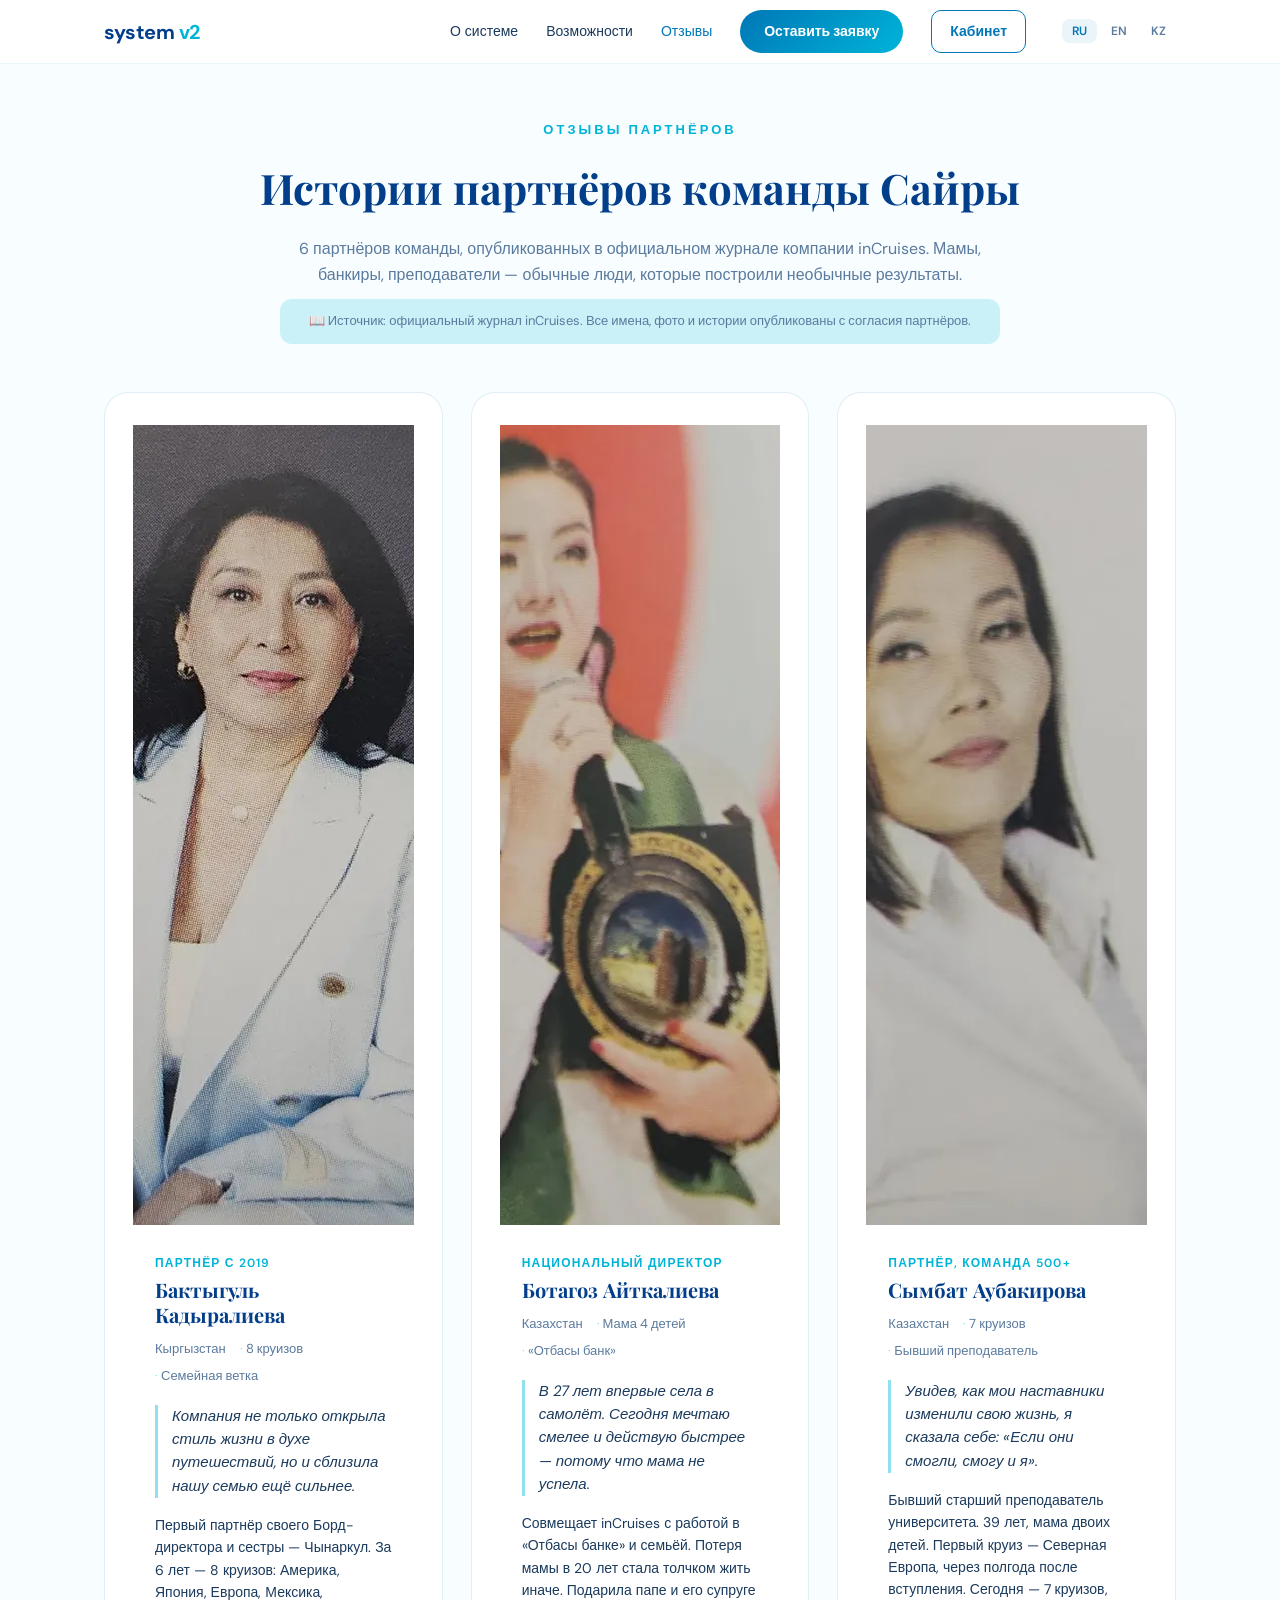
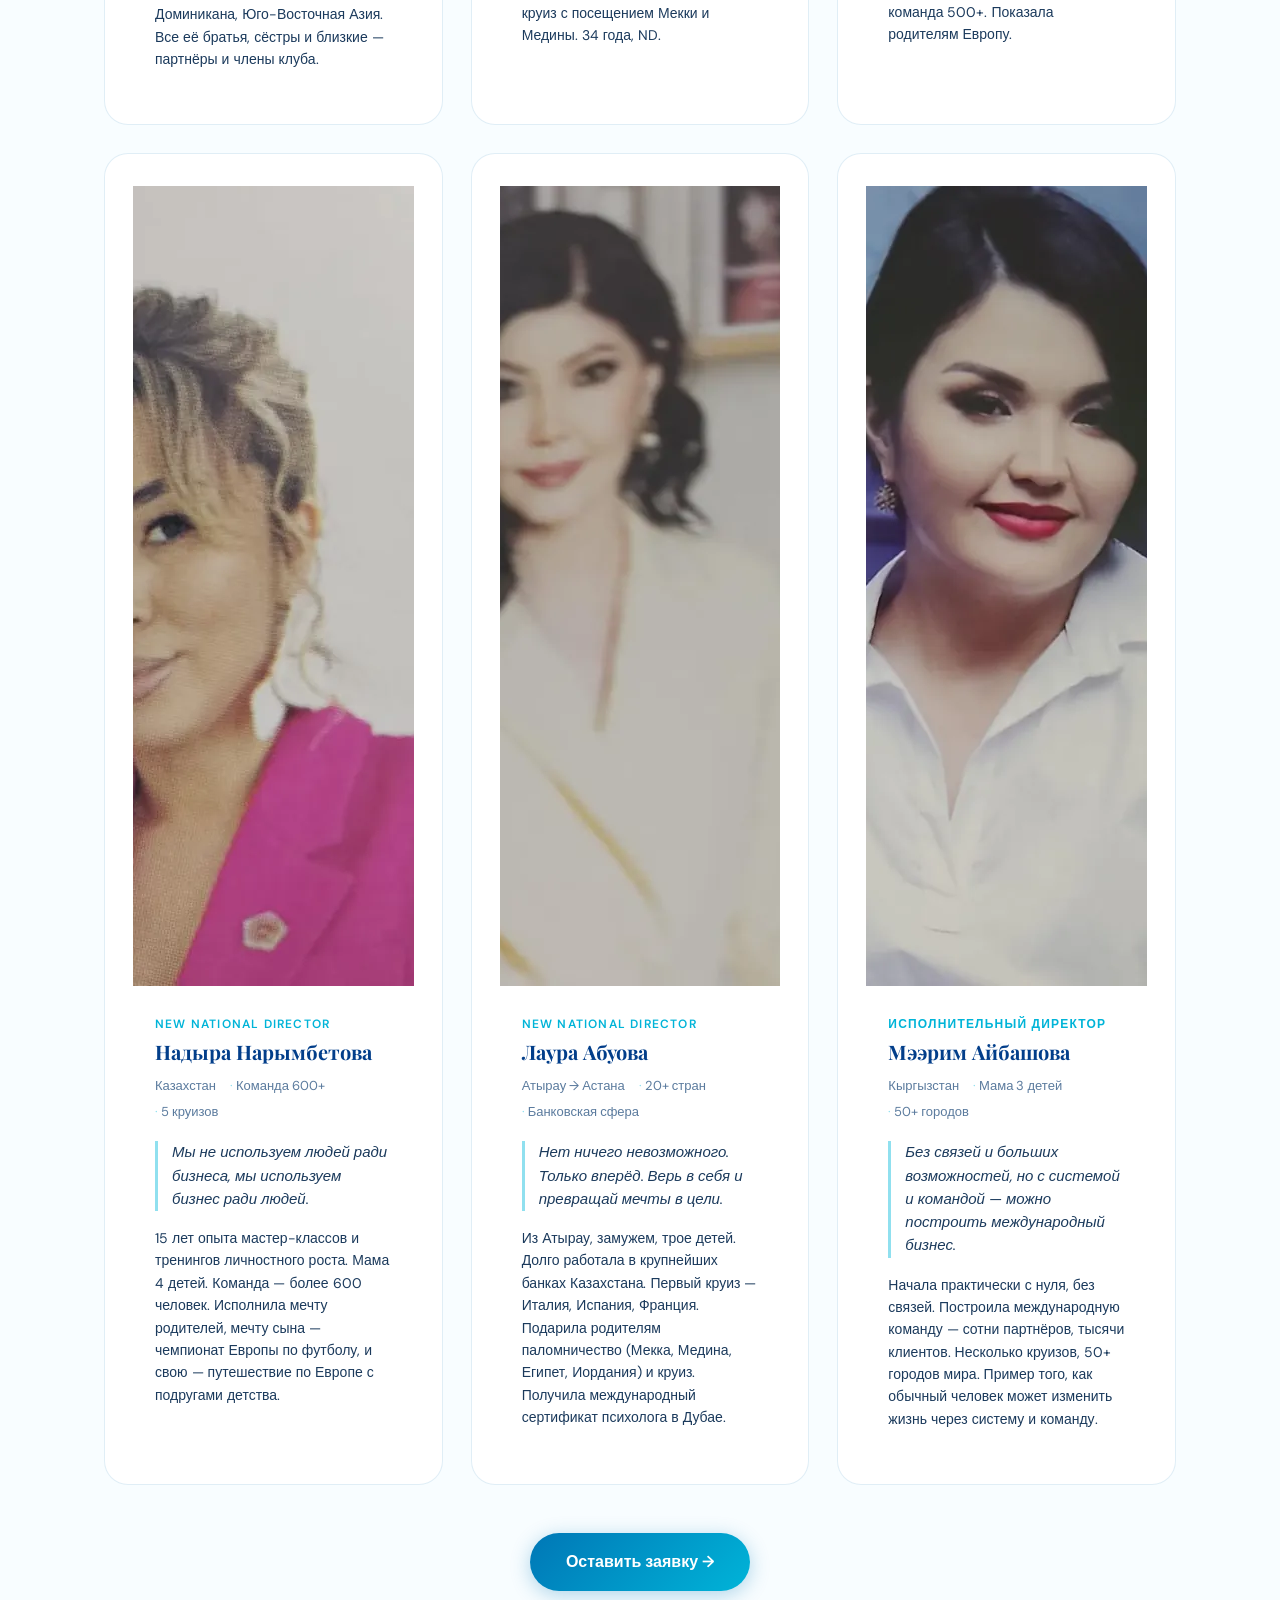
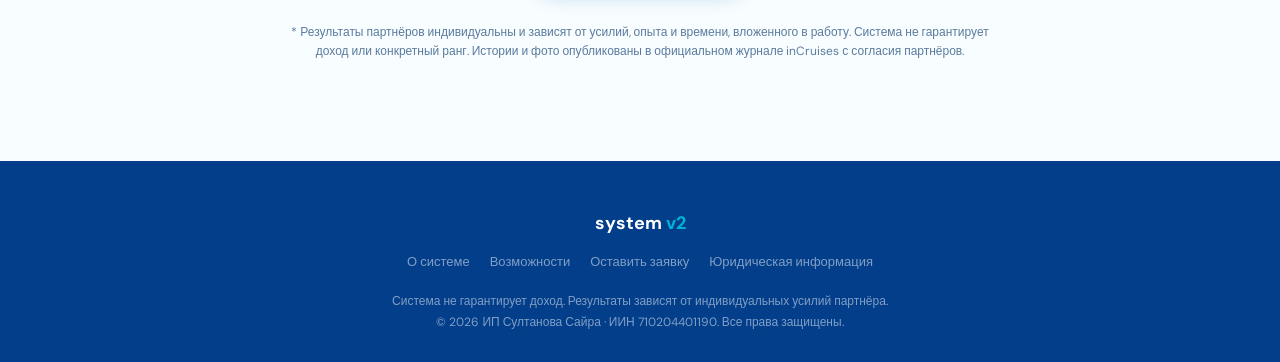
<file: reviews.html>
<!DOCTYPE html>
<html lang="ru">
<head>
  <meta charset="UTF-8">
  <meta name="viewport" content="width=device-width, initial-scale=1.0">
  <title>Отзывы партнёров — system v2</title>
  <link rel="icon" type="image/svg+xml" href="assets/images/favicon.svg">
  <link rel="stylesheet" href="assets/css/style.css">
  <style>
    .reviews-grid {
      display: grid;
      grid-template-columns: repeat(3, 1fr);
      gap: 28px;
      margin: 48px 0;
    }
    @media (max-width: 960px) {
      .reviews-grid { grid-template-columns: repeat(2, 1fr); gap: 20px; }
    }
    @media (max-width: 640px) {
      .reviews-grid { grid-template-columns: 1fr; gap: 24px; }
    }
    .review-card {
      background: var(--glass-strong);
      border: 1px solid rgba(0,119,182,0.12);
      border-radius: var(--radius-lg);
      overflow: hidden;
      display: flex;
      flex-direction: column;
      transition: transform 0.25s, box-shadow 0.25s;
    }
    .review-card:hover {
      transform: translateY(-4px);
      box-shadow: 0 16px 40px rgba(0,119,182,0.12);
    }
    .review-photo {
      aspect-ratio: 1/1;
      width: 100%;
      object-fit: cover;
      background: var(--breeze);
    }
    .review-body {
      padding: 24px 22px 22px;
      display: flex;
      flex-direction: column;
      gap: 12px;
      flex: 1;
    }
    .review-name {
      font-family: 'Playfair Display', serif;
      font-size: 20px;
      font-weight: 700;
      color: var(--ocean-deep);
      line-height: 1.25;
    }
    .review-rank {
      display: inline-block;
      font-size: 12px;
      font-weight: 600;
      text-transform: uppercase;
      letter-spacing: 1.2px;
      color: var(--azure);
      margin-bottom: 4px;
    }
    .review-meta {
      font-size: 13px;
      color: var(--text-light);
      display: flex;
      flex-wrap: wrap;
      gap: 6px 14px;
    }
    .review-meta span::before {
      content: '· ';
      color: var(--sky);
    }
    .review-meta span:first-child::before { content: ''; }
    .review-quote {
      font-style: italic;
      font-size: 15px;
      line-height: 1.55;
      color: var(--text-body);
      border-left: 3px solid var(--sky);
      padding-left: 14px;
      margin: 6px 0 4px;
    }
    .review-story {
      font-size: 14px;
      line-height: 1.6;
      color: var(--text-body);
    }
    .reviews-intro {
      max-width: 720px;
      margin: 0 auto 12px;
      text-align: center;
      font-size: 16px;
      color: var(--text-light);
    }
    .reviews-source {
      max-width: 720px;
      margin: 0 auto 36px;
      text-align: center;
      font-size: 13px;
      color: var(--text-light);
      padding: 12px 18px;
      background: var(--breeze);
      border-radius: var(--radius-sm);
    }
    .reviews-disclaimer {
      max-width: 720px;
      margin: 32px auto 0;
      text-align: center;
      font-size: 12px;
      color: var(--text-light);
      line-height: 1.6;
    }
    .reviews-cta {
      text-align: center;
      margin: 48px auto 0;
    }
  </style>
</head>
<body>

<!-- HEADER -->
<header class="header">
  <div class="header-inner">
    <a href="index.html" class="logo">system <b>v2</b></a>
    <nav class="nav">
      <a href="index.html#about" class="nav-link">
        <span data-lang="ru">О системе</span>
        <span data-lang="en">About</span>
        <span data-lang="kz">Жүйе туралы</span>
      </a>
      <a href="index.html#features" class="nav-link">
        <span data-lang="ru">Возможности</span>
        <span data-lang="en">Features</span>
        <span data-lang="kz">Мүмкіндіктер</span>
      </a>
      <a href="reviews.html" class="nav-link" style="color:var(--ocean)">
        <span data-lang="ru">Отзывы</span>
        <span data-lang="en">Reviews</span>
        <span data-lang="kz">Пікірлер</span>
      </a>
      <a href="index.html#join" class="nav-cta">
        <span data-lang="ru">Оставить заявку</span>
        <span data-lang="en">Request access</span>
        <span data-lang="kz">Өтінім қалдыру</span>
      </a>
      <a href="login.html" class="nav-link nav-cabinet">
        <span data-lang="ru">Кабинет</span>
        <span data-lang="en">Dashboard</span>
        <span data-lang="kz">Кабинет</span>
      </a>
      <div class="lang-switch">
        <button class="lang-btn active" data-set-lang="ru">RU</button>
        <button class="lang-btn" data-set-lang="en">EN</button>
        <button class="lang-btn" data-set-lang="kz">KZ</button>
      </div>
    </nav>
    <button class="mobile-menu-btn" onclick="document.querySelector('.nav').classList.toggle('mobile-open')">☰</button>
  </div>
</header>

<section class="section" style="padding-top:120px;">
  <div class="container">
    <div class="section-label">
      <span data-lang="ru">ОТЗЫВЫ ПАРТНЁРОВ</span>
      <span data-lang="en">PARTNER REVIEWS</span>
      <span data-lang="kz">СЕРІКТЕСТЕР ПІКІРІ</span>
    </div>
    <div class="section-title">
      <span data-lang="ru">Истории партнёров команды Сайры</span>
      <span data-lang="en">Stories from Saira's team partners</span>
      <span data-lang="kz">Сайра командасының серіктестер тарихы</span>
    </div>
    <div class="reviews-intro">
      <span data-lang="ru">6 партнёров команды, опубликованных в официальном журнале компании inCruises. Мамы, банкиры, преподаватели — обычные люди, которые построили необычные результаты.</span>
      <span data-lang="en">6 team partners featured in the official inCruises company magazine. Mothers, bankers, teachers — ordinary people with extraordinary results.</span>
      <span data-lang="kz">inCruises компаниясының ресми журналында жарияланған 6 серіктес. Аналар, банкирлер, оқытушылар — қарапайым адамдар, ерекше нәтижелер.</span>
    </div>
    <div class="reviews-source">
      <span data-lang="ru">📖 Источник: официальный журнал inCruises. Все имена, фото и истории опубликованы с согласия партнёров.</span>
      <span data-lang="en">📖 Source: official inCruises magazine. All names, photos and stories published with partner consent.</span>
      <span data-lang="kz">📖 Дереккөз: inCruises ресми журналы. Барлық есімдер, фото және тарихтар серіктестердің келісімімен жарияланды.</span>
    </div>

    <div class="reviews-grid">

      <!-- Бактыгуль -->
      <article class="review-card">
        <img src="assets/images/reviews/baktigul-k.webp" alt="Бактыгуль Кадыралиева" class="review-photo" loading="lazy" width="800" height="800">
        <div class="review-body">
          <div>
            <span class="review-rank">
              <span data-lang="ru">Партнёр с 2019</span>
              <span data-lang="en">Partner since 2019</span>
              <span data-lang="kz">2019-дан серіктес</span>
            </span>
            <div class="review-name">
              <span data-lang="ru">Бактыгуль Кадыралиева</span>
              <span data-lang="en">Baktigul Kadyralieva</span>
              <span data-lang="kz">Бақтыгүл Қадыралиева</span>
            </div>
          </div>
          <div class="review-meta">
            <span data-lang="ru">Кыргызстан</span><span data-lang="en">Kyrgyzstan</span><span data-lang="kz">Қырғызстан</span>
            <span data-lang="ru">8 круизов</span><span data-lang="en">8 cruises</span><span data-lang="kz">8 круиз</span>
            <span data-lang="ru">Семейная ветка</span><span data-lang="en">Family team</span><span data-lang="kz">Отбасылық тармақ</span>
          </div>
          <blockquote class="review-quote">
            <span data-lang="ru">Компания не только открыла стиль жизни в духе путешествий, но и сблизила нашу семью ещё сильнее.</span>
            <span data-lang="en">The company opened not only a travel lifestyle, but brought our family even closer together.</span>
            <span data-lang="kz">Компания тек саяхат өмір салтын ғана емес, отбасымызды одан да жақын етті.</span>
          </blockquote>
          <p class="review-story">
            <span data-lang="ru">Первый партнёр своего Борд-директора и сестры — Чынаркул. За 6 лет — 8 круизов: Америка, Япония, Европа, Мексика, Доминикана, Юго-Восточная Азия. Все её братья, сёстры и близкие — партнёры и члены клуба.</span>
            <span data-lang="en">First partner of her Board Director and sister Chinarkul. In 6 years — 8 cruises across America, Japan, Europe, Mexico, Dominican Republic, Southeast Asia. All her siblings and relatives are partners and club members.</span>
            <span data-lang="kz">Өзінің Борд директоры әрі әпкесі Шынарқұлдың алғашқы серіктесі. 6 жылда 8 круиз: Америка, Жапония, Еуропа, Мексика, Доминикана, Оңтүстік-Шығыс Азия. Бауырлары мен туыстарының барлығы — серіктестер мен мүшелер.</span>
          </p>
        </div>
      </article>

      <!-- Ботагоз -->
      <article class="review-card">
        <img src="assets/images/reviews/botagoz-a.webp" alt="Ботагоз Айткалиева" class="review-photo" loading="lazy" width="800" height="800">
        <div class="review-body">
          <div>
            <span class="review-rank">
              <span data-lang="ru">Национальный директор</span>
              <span data-lang="en">National Director</span>
              <span data-lang="kz">Ұлттық директор</span>
            </span>
            <div class="review-name">
              <span data-lang="ru">Ботагоз Айткалиева</span>
              <span data-lang="en">Botagoz Aitkalieva</span>
              <span data-lang="kz">Ботагөз Айтқалиева</span>
            </div>
          </div>
          <div class="review-meta">
            <span data-lang="ru">Казахстан</span><span data-lang="en">Kazakhstan</span><span data-lang="kz">Қазақстан</span>
            <span data-lang="ru">Мама 4 детей</span><span data-lang="en">Mother of 4</span><span data-lang="kz">4 баланың анасы</span>
            <span data-lang="ru">«Отбасы банк»</span><span data-lang="en">Otbasy Bank</span><span data-lang="kz">«Отбасы банк»</span>
          </div>
          <blockquote class="review-quote">
            <span data-lang="ru">В 27 лет впервые села в самолёт. Сегодня мечтаю смелее и действую быстрее — потому что мама не успела.</span>
            <span data-lang="en">At 27 I boarded a plane for the first time. Today I dream bolder and act faster — because mom didn't get to.</span>
            <span data-lang="kz">27 жасымда алғаш ұшаққа отырдым. Бүгін батыл арман етіп, тез әрекет етемін — өйткені анам үлгермеді.</span>
          </blockquote>
          <p class="review-story">
            <span data-lang="ru">Совмещает inCruises с работой в «Отбасы банке» и семьёй. Потеря мамы в 20 лет стала толчком жить иначе. Подарила папе и его супруге круиз с посещением Мекки и Медины. 34 года, ND.</span>
            <span data-lang="en">Balances inCruises with Otbasy Bank job and family. Mother's death at age 20 became a catalyst to live differently. Gifted her father and his wife a cruise visiting Mecca and Medina. 34 years old, ND.</span>
            <span data-lang="kz">inCruises-ті «Отбасы банк» жұмысы мен отбасымен біріктіреді. 20 жасында ананы жоғалту басқаша өмір сүруге түрткі болды. Әкесі мен оның жұбайына Меккеге және Мединаға круиз сыйлады. 34 жас, ND.</span>
          </p>
        </div>
      </article>

      <!-- Сымбат -->
      <article class="review-card">
        <img src="assets/images/reviews/symbat-a.webp" alt="Сымбат Аубакирова" class="review-photo" loading="lazy" width="800" height="800">
        <div class="review-body">
          <div>
            <span class="review-rank">
              <span data-lang="ru">Партнёр, команда 500+</span>
              <span data-lang="en">Partner, team 500+</span>
              <span data-lang="kz">Серіктес, команда 500+</span>
            </span>
            <div class="review-name">
              <span data-lang="ru">Сымбат Аубакирова</span>
              <span data-lang="en">Symbat Aubakirova</span>
              <span data-lang="kz">Сымбат Әубәкірова</span>
            </div>
          </div>
          <div class="review-meta">
            <span data-lang="ru">Казахстан</span><span data-lang="en">Kazakhstan</span><span data-lang="kz">Қазақстан</span>
            <span data-lang="ru">7 круизов</span><span data-lang="en">7 cruises</span><span data-lang="kz">7 круиз</span>
            <span data-lang="ru">Бывший преподаватель</span><span data-lang="en">Former lecturer</span><span data-lang="kz">Бұрынғы оқытушы</span>
          </div>
          <blockquote class="review-quote">
            <span data-lang="ru">Увидев, как мои наставники изменили свою жизнь, я сказала себе: «Если они смогли, смогу и я».</span>
            <span data-lang="en">Seeing how my mentors transformed their lives, I said: "If they could, I can too."</span>
            <span data-lang="kz">Тәлімгерлерімнің өмірі қалай өзгергенін көріп, өзіме айттым: «Олар жасады — мен де жасаймын».</span>
          </blockquote>
          <p class="review-story">
            <span data-lang="ru">Бывший старший преподаватель университета. 39 лет, мама двоих детей. Первый круиз — Северная Европа, через полгода после вступления. Сегодня — 7 круизов, команда 500+. Показала родителям Европу.</span>
            <span data-lang="en">Former senior university lecturer. 39 years old, mother of two. First cruise — Northern Europe, six months after joining. Today: 7 cruises, team of 500+. Took her parents to see Europe.</span>
            <span data-lang="kz">Бұрынғы аға оқытушы. 39 жас, екі баланың анасы. Алғашқы круиз — Солтүстік Еуропа, кірген соң жарты жылдан кейін. Бүгін — 7 круиз, 500+ команда. Ата-анасына Еуропаны көрсетті.</span>
          </p>
        </div>
      </article>

      <!-- Надыра -->
      <article class="review-card">
        <img src="assets/images/reviews/nadyra-n.webp" alt="Надыра Нарымбетова" class="review-photo" loading="lazy" width="800" height="800">
        <div class="review-body">
          <div>
            <span class="review-rank">
              <span data-lang="ru">New National Director</span>
              <span data-lang="en">New National Director</span>
              <span data-lang="kz">New National Director</span>
            </span>
            <div class="review-name">
              <span data-lang="ru">Надыра Нарымбетова</span>
              <span data-lang="en">Nadyra Narimbetova</span>
              <span data-lang="kz">Нәдіра Нарымбетова</span>
            </div>
          </div>
          <div class="review-meta">
            <span data-lang="ru">Казахстан</span><span data-lang="en">Kazakhstan</span><span data-lang="kz">Қазақстан</span>
            <span data-lang="ru">Команда 600+</span><span data-lang="en">Team 600+</span><span data-lang="kz">600+ команда</span>
            <span data-lang="ru">5 круизов</span><span data-lang="en">5 cruises</span><span data-lang="kz">5 круиз</span>
          </div>
          <blockquote class="review-quote">
            <span data-lang="ru">Мы не используем людей ради бизнеса, мы используем бизнес ради людей.</span>
            <span data-lang="en">We don't use people for business — we use business for people.</span>
            <span data-lang="kz">Біз бизнес үшін адамдарды емес, адамдар үшін бизнесті қолданамыз.</span>
          </blockquote>
          <p class="review-story">
            <span data-lang="ru">15 лет опыта мастер-классов и тренингов личностного роста. Мама 4 детей. Команда — более 600 человек. Исполнила мечту родителей, мечту сына — чемпионат Европы по футболу, и свою — путешествие по Европе с подругами детства.</span>
            <span data-lang="en">15 years of experience leading masterclasses and growth training. Mother of 4. Team of 600+. Fulfilled parents' dream, her son's dream — Euro football championship, and her own — Europe trip with childhood friends.</span>
            <span data-lang="kz">15 жылдық шеберлік сабақтары мен жеке өсу тренинг тәжірибесі. 4 баланың анасы. 600+ команда. Ата-анасының арманын, ұлының арманын — Еуропа футбол чемпионатын, өзінің арманын — балалық достарымен Еуропа сапарын орындады.</span>
          </p>
        </div>
      </article>

      <!-- Лаура -->
      <article class="review-card">
        <img src="assets/images/reviews/laura-a.webp" alt="Лаура Абуова" class="review-photo" loading="lazy" width="800" height="800">
        <div class="review-body">
          <div>
            <span class="review-rank">
              <span data-lang="ru">New National Director</span>
              <span data-lang="en">New National Director</span>
              <span data-lang="kz">New National Director</span>
            </span>
            <div class="review-name">
              <span data-lang="ru">Лаура Абуова</span>
              <span data-lang="en">Laura Abuova</span>
              <span data-lang="kz">Лаура Әбуова</span>
            </div>
          </div>
          <div class="review-meta">
            <span data-lang="ru">Атырау → Астана</span><span data-lang="en">Atyrau → Astana</span><span data-lang="kz">Атырау → Астана</span>
            <span data-lang="ru">20+ стран</span><span data-lang="en">20+ countries</span><span data-lang="kz">20+ ел</span>
            <span data-lang="ru">Банковская сфера</span><span data-lang="en">Banking background</span><span data-lang="kz">Банк саласы</span>
          </div>
          <blockquote class="review-quote">
            <span data-lang="ru">Нет ничего невозможного. Только вперёд. Верь в себя и превращай мечты в цели.</span>
            <span data-lang="en">Nothing is impossible. Only forward. Believe in yourself and turn dreams into goals.</span>
            <span data-lang="kz">Мүмкін емес ештеңе жоқ. Тек алға. Өзіңе сен және армандарды мақсатқа айналдыр.</span>
          </blockquote>
          <p class="review-story">
            <span data-lang="ru">Из Атырау, замужем, трое детей. Долго работала в крупнейших банках Казахстана. Первый круиз — Италия, Испания, Франция. Подарила родителям паломничество (Мекка, Медина, Египет, Иордания) и круиз. Получила международный сертификат психолога в Дубае.</span>
            <span data-lang="en">From Atyrau, married, three children. Worked many years in Kazakhstan's largest banks. First cruise — Italy, Spain, France. Gifted her parents a pilgrimage (Mecca, Medina, Egypt, Jordan) and a cruise. International psychology certification from Dubai.</span>
            <span data-lang="kz">Атыраудан, тұрмыста, үш баласы бар. Қазақстанның ірі банктерінде көп жыл жұмыс істеді. Алғашқы круиз — Италия, Испания, Франция. Ата-анасына зияратты (Мекке, Медина, Мысыр, Иордания) және круизді сыйлады. Дубайда халықаралық психология сертификаты.</span>
          </p>
        </div>
      </article>

      <!-- Мээрим -->
      <article class="review-card">
        <img src="assets/images/reviews/meerim-a.webp" alt="Мээрим Айбашова" class="review-photo" loading="lazy" width="800" height="800">
        <div class="review-body">
          <div>
            <span class="review-rank">
              <span data-lang="ru">Исполнительный директор</span>
              <span data-lang="en">Executive Director</span>
              <span data-lang="kz">Атқарушы директор</span>
            </span>
            <div class="review-name">
              <span data-lang="ru">Мээрим Айбашова</span>
              <span data-lang="en">Meerim Aibashova</span>
              <span data-lang="kz">Мээрим Айбашова</span>
            </div>
          </div>
          <div class="review-meta">
            <span data-lang="ru">Кыргызстан</span><span data-lang="en">Kyrgyzstan</span><span data-lang="kz">Қырғызстан</span>
            <span data-lang="ru">Мама 3 детей</span><span data-lang="en">Mother of 3</span><span data-lang="kz">3 баланың анасы</span>
            <span data-lang="ru">50+ городов</span><span data-lang="en">50+ cities</span><span data-lang="kz">50+ қала</span>
          </div>
          <blockquote class="review-quote">
            <span data-lang="ru">Без связей и больших возможностей, но с системой и командой — можно построить международный бизнес.</span>
            <span data-lang="en">Without connections or big resources, but with a system and a team — you can build an international business.</span>
            <span data-lang="kz">Байланыстарсыз және үлкен мүмкіндіктерсіз, бірақ жүйе мен командамен — халықаралық бизнес құруға болады.</span>
          </blockquote>
          <p class="review-story">
            <span data-lang="ru">Начала практически с нуля, без связей. Построила международную команду — сотни партнёров, тысячи клиентов. Несколько круизов, 50+ городов мира. Пример того, как обычный человек может изменить жизнь через систему и команду.</span>
            <span data-lang="en">Started from scratch, without connections. Built an international team — hundreds of partners, thousands of clients. Several cruises, 50+ cities. An example of how an ordinary person can change their life through system and team.</span>
            <span data-lang="kz">Іс жүзінде нөлден, байланыссыз бастады. Халықаралық команда құрды — жүздеген серіктестер, мыңдаған клиенттер. Бірнеше круиз, 50+ қала. Қарапайым адам жүйе мен команда арқылы өмірін қалай өзгерте алатынының мысалы.</span>
          </p>
        </div>
      </article>

    </div>

    <div class="reviews-cta">
      <a href="index.html#join" class="btn-primary" style="display:inline-block;">
        <span data-lang="ru">Оставить заявку →</span>
        <span data-lang="en">Request access →</span>
        <span data-lang="kz">Өтінім қалдыру →</span>
      </a>
    </div>

    <p class="reviews-disclaimer">
      <span data-lang="ru">* Результаты партнёров индивидуальны и зависят от усилий, опыта и времени, вложенного в работу. Система не гарантирует доход или конкретный ранг. Истории и фото опубликованы в официальном журнале inCruises с согласия партнёров.</span>
      <span data-lang="en">* Partner results are individual and depend on effort, experience and time invested. The system does not guarantee income or a specific rank. Stories and photos published in the official inCruises magazine with partner consent.</span>
      <span data-lang="kz">* Серіктестердің нәтижелері жеке және күш-жігерге, тәжірибеге және жұмсалған уақытқа байланысты. Жүйе табысқа немесе нақты атаққа кепілдік бермейді. Тарихтар мен фото inCruises ресми журналында серіктестердің келісімімен жарияланды.</span>
    </p>
  </div>
</section>

<!-- FOOTER -->
<footer class="footer">
  <div class="footer-inner">
    <div class="footer-logo">system <b>v2</b></div>
    <div class="footer-links">
      <a href="index.html#about">
        <span data-lang="ru">О системе</span><span data-lang="en">About</span><span data-lang="kz">Жүйе туралы</span>
      </a>
      <a href="index.html#features">
        <span data-lang="ru">Возможности</span><span data-lang="en">Features</span><span data-lang="kz">Мүмкіндіктер</span>
      </a>
      <a href="index.html#join">
        <span data-lang="ru">Оставить заявку</span><span data-lang="en">Request access</span><span data-lang="kz">Өтінім қалдыру</span>
      </a>
      <a href="legal.html">
        <span data-lang="ru">Юридическая информация</span><span data-lang="en">Legal</span><span data-lang="kz">Заңды ақпарат</span>
      </a>
    </div>
    <p class="footer-legal">
      <span data-lang="ru">Система не гарантирует доход. Результаты зависят от индивидуальных усилий партнёра.<br>© 2026 ИП Султанова Сайра · ИИН 710204401190. Все права защищены.</span>
      <span data-lang="en">The system does not guarantee income. Results depend on individual efforts.<br>© 2026 IE Sultanova Saira · IIN 710204401190. All rights reserved.</span>
      <span data-lang="kz">Жүйе табысқа кепілдік бермейді. Нәтижелер жеке күш-жігерге байланысты.<br>© 2026 ЖК Сұлтанова Сайра · ЖСН 710204401190. Барлық құқықтар қорғалған.</span>
    </p>
  </div>
</footer>

<script src="assets/js/app.js"></script>
</body>
</html>
</file>
<file: assets/css/style.css>
/* ============================================
   SYSTEM V2 — LANDING PAGE STYLES
   Palette: Azure Coast
   ============================================ */

@import url('https://fonts.googleapis.com/css2?family=Playfair+Display:ital,wght@0,400;0,600;0,700;1,400&family=DM+Sans:wght@300;400;500;600;700&display=swap');

/* === VARIABLES === */
:root {
  --ocean: #0077B6;
  --ocean-deep: #023E8A;
  --azure: #00B4D8;
  --sky: #90E0EF;
  --breeze: #CAF0F8;
  --white: #F8FDFF;
  --sand: #FFF8F0;
  --sun: #FFB703;
  --sun-warm: #FB8500;
  --coral: #FF6B6B;
  --text-dark: #0A1628;
  --text-body: #1B3A5C;
  --text-light: #5B7B9E;
  --glass: rgba(255,255,255,0.85);
  --glass-strong: rgba(255,255,255,0.95);
  --radius-sm: 12px;
  --radius-md: 18px;
  --radius-lg: 24px;
  --radius-pill: 60px;
}

/* === RESET === */
*, *::before, *::after { margin: 0; padding: 0; box-sizing: border-box; }
html { scroll-behavior: smooth; }
body {
  font-family: 'DM Sans', -apple-system, sans-serif;
  color: var(--text-dark);
  background: var(--white);
  -webkit-font-smoothing: antialiased;
  -moz-osx-font-smoothing: grayscale;
  line-height: 1.6;
  overflow-x: hidden;
}
img { max-width: 100%; display: block; }
a { text-decoration: none; color: inherit; }
button { cursor: pointer; border: none; background: none; font-family: inherit; }
input, select, textarea { font-family: inherit; }

/* === UTILITY === */
.container { max-width: 1120px; margin: 0 auto; padding: 0 24px; }
[data-lang] { display: none; }
[data-lang="ru"] { display: inline; }

/* === HEADER === */
.header {
  position: fixed;
  top: 0; left: 0; right: 0;
  z-index: 100;
  height: 64px;
  background: var(--glass-strong);
  backdrop-filter: blur(24px);
  -webkit-backdrop-filter: blur(24px);
  border-bottom: 1px solid rgba(0,119,182,0.08);
  transition: box-shadow 0.3s;
}
.header.scrolled { box-shadow: 0 2px 20px rgba(0,119,182,0.08); }
.header-inner {
  max-width: 1120px;
  margin: 0 auto;
  padding: 0 24px;
  height: 100%;
  display: flex;
  align-items: center;
  justify-content: space-between;
}
.logo {
  font-weight: 700;
  font-size: 20px;
  color: var(--ocean-deep);
  letter-spacing: -0.5px;
}
.logo b { color: var(--azure); font-weight: 700; }
.nav { display: flex; align-items: center; gap: 28px; }
.nav-link {
  font-size: 14px;
  font-weight: 500;
  color: var(--text-body);
  transition: color 0.2s;
}
.nav-link:hover { color: var(--ocean); }
.nav-cta {
  display: inline-flex;
  align-items: center;
  padding: 10px 24px;
  background: linear-gradient(135deg, var(--ocean), var(--azure));
  color: #fff;
  font-size: 14px;
  font-weight: 600;
  border-radius: var(--radius-pill);
  transition: transform 0.2s, box-shadow 0.2s;
}
.nav-cta:hover {
  transform: translateY(-1px);
  box-shadow: 0 6px 20px rgba(0,119,182,0.3);
}
.nav-cabinet {
  display: inline-flex;
  align-items: center;
  padding: 9px 18px;
  border: 1.5px solid var(--ocean);
  color: var(--ocean);
  border-radius: 10px;
  font-size: 14px;
  font-weight: 600;
  transition: all 0.2s;
}
.nav-cabinet:hover {
  background: var(--ocean);
  color: #fff;
}
.lang-switch {
  display: flex;
  gap: 4px;
  margin-left: 8px;
}
.lang-btn {
  font-size: 12px;
  font-weight: 600;
  padding: 4px 10px;
  border-radius: 8px;
  color: var(--text-light);
  transition: all 0.2s;
}
.lang-btn:hover, .lang-btn.active {
  color: var(--ocean);
  background: rgba(0,119,182,0.08);
}
.mobile-menu-btn {
  display: none;
  width: 36px; height: 36px;
  align-items: center;
  justify-content: center;
  font-size: 22px;
  color: var(--text-body);
}

/* === BUTTONS === */
.btn-primary {
  display: inline-flex;
  align-items: center;
  gap: 10px;
  padding: 16px 36px;
  background: linear-gradient(135deg, var(--ocean), var(--azure));
  color: #fff;
  font-size: 16px;
  font-weight: 600;
  border-radius: var(--radius-pill);
  transition: all 0.3s;
  box-shadow: 0 4px 20px rgba(0,119,182,0.3);
}
.btn-primary:hover {
  transform: translateY(-2px);
  box-shadow: 0 8px 32px rgba(0,119,182,0.4);
}
.btn-secondary {
  display: inline-flex;
  align-items: center;
  gap: 10px;
  padding: 16px 36px;
  background: var(--glass);
  color: var(--ocean);
  font-size: 16px;
  font-weight: 600;
  border: 2px solid rgba(0,119,182,0.15);
  border-radius: var(--radius-pill);
  backdrop-filter: blur(10px);
  transition: all 0.3s;
}
.btn-secondary:hover {
  border-color: var(--ocean);
  background: rgba(0,119,182,0.04);
}

/* === SECTION COMMON === */
.section { padding: 100px 0; }
.section-alt { background: var(--breeze); }
.section-label {
  font-size: 13px;
  font-weight: 700;
  text-transform: uppercase;
  letter-spacing: 3px;
  color: var(--azure);
  margin-bottom: 14px;
  text-align: center;
}
.section-title {
  font-family: 'Playfair Display', serif;
  font-size: clamp(28px, 3.5vw, 42px);
  font-weight: 700;
  color: var(--ocean-deep);
  text-align: center;
  margin-bottom: 14px;
}
.section-desc {
  font-size: 16px;
  color: var(--text-light);
  text-align: center;
  max-width: 540px;
  margin: 0 auto 48px;
  line-height: 1.6;
}

/* === SECTION BACKGROUNDS === */
.section-bg {
  position: relative;
  background-size: cover;
  background-position: center;
  background-repeat: no-repeat;
  isolation: isolate;
}
.section-bg::before {
  content: '';
  position: absolute;
  inset: 0;
  background: linear-gradient(180deg, rgba(10,22,40,0.82) 0%, rgba(2,62,138,0.78) 100%);
  z-index: -1;
}
.section-bg .section-label { color: var(--sky); }
.section-bg .section-title { color: #fff; }
.section-bg .section-desc { color: rgba(255,255,255,0.78); }
.section-bg .step-card h3 { color: #fff; }
.section-bg .step-card p { color: rgba(255,255,255,0.78); }
.section-bg .step-num { color: var(--sky); }
.section-bg .compare-table {
  background: rgba(255,255,255,0.97);
  border-radius: var(--radius-lg);
  overflow: hidden;
  box-shadow: 0 20px 60px rgba(0,0,0,0.25);
}

.bg-pool { background-image: url('../images/pool.png'); }
.bg-suite { background-image: url('../images/suite.png'); }
.bg-restaurant { background-image: url('../images/restaurant.png'); }
.bg-port { background-image: url('../images/port.png'); }

@media (min-width: 1024px) {
  .section-bg { background-attachment: fixed; }
}

/* === HERO === */
.hero {
  position: relative;
  min-height: 100vh;
  display: flex;
  align-items: center;
  padding: 100px 0 60px;
  overflow: hidden;
}
.hero-video {
  position: absolute;
  inset: 0;
  width: 100%;
  height: 100%;
  object-fit: cover;
  z-index: 0;
}
.hero-overlay {
  position: absolute;
  inset: 0;
  background: linear-gradient(180deg, rgba(248,253,255,0.55) 0%, rgba(202,240,248,0.70) 100%);
  z-index: 1;
}
.hero-bg {
  position: absolute;
  inset: 0;
  background:
    radial-gradient(ellipse at 25% 40%, rgba(144,224,239,0.3) 0%, transparent 60%),
    radial-gradient(ellipse at 75% 20%, rgba(0,180,216,0.15) 0%, transparent 50%),
    radial-gradient(ellipse at 55% 85%, rgba(202,240,248,0.5) 0%, transparent 50%),
    linear-gradient(180deg, var(--white) 0%, var(--breeze) 50%, var(--white) 100%);
  z-index: 0;
}
.hero-bg-image {
  position: absolute;
  inset: 0;
  background-size: cover;
  background-position: center;
  opacity: 0.18;
  z-index: 0;
}
/* Floating orbs */
.orb {
  position: absolute;
  border-radius: 50%;
  filter: blur(70px);
  opacity: 0.35;
  z-index: 0;
  animation: orbFloat 10s ease-in-out infinite;
}
.orb-1 { width: 320px; height: 320px; background: var(--azure); top: 8%; right: 8%; }
.orb-2 { width: 220px; height: 220px; background: var(--sky); bottom: 18%; left: 4%; animation-delay: -4s; }
.orb-3 { width: 160px; height: 160px; background: var(--sun); top: 35%; right: 28%; opacity: 0.18; animation-delay: -7s; }
@keyframes orbFloat {
  0%, 100% { transform: translateY(0) scale(1); }
  50% { transform: translateY(-22px) scale(1.04); }
}
.hero-content {
  position: relative;
  z-index: 2;
  max-width: 660px;
}
.hero-badge {
  display: inline-flex;
  align-items: center;
  gap: 8px;
  background: var(--glass);
  border: 1px solid rgba(0,180,216,0.2);
  padding: 8px 20px;
  border-radius: var(--radius-pill);
  font-size: 13px;
  font-weight: 600;
  color: var(--ocean);
  margin-bottom: 28px;
  backdrop-filter: blur(10px);
  animation: fadeUp 0.7s ease-out;
}
.hero-badge::before {
  content: '';
  width: 8px; height: 8px;
  background: var(--sun);
  border-radius: 50%;
  animation: pulse 2s infinite;
}
@keyframes pulse {
  0%, 100% { opacity: 1; transform: scale(1); }
  50% { opacity: 0.4; transform: scale(1.4); }
}
.hero h1 {
  font-family: 'Playfair Display', serif;
  font-size: clamp(36px, 5vw, 60px);
  font-weight: 700;
  line-height: 1.1;
  color: var(--ocean-deep);
  margin-bottom: 22px;
  animation: fadeUp 0.7s ease-out 0.1s both;
}
.hero h1 em {
  font-style: normal;
  background: linear-gradient(135deg, var(--ocean), var(--azure));
  -webkit-background-clip: text;
  -webkit-text-fill-color: transparent;
  background-clip: text;
}
.hero-sub {
  font-size: 18px;
  line-height: 1.7;
  color: var(--text-body);
  max-width: 520px;
  margin-bottom: 36px;
  animation: fadeUp 0.7s ease-out 0.2s both;
}
.hero-actions {
  display: flex;
  gap: 14px;
  flex-wrap: wrap;
  animation: fadeUp 0.7s ease-out 0.3s both;
}
.hero-stats {
  display: flex;
  gap: 40px;
  margin-top: 56px;
  animation: fadeUp 0.7s ease-out 0.4s both;
}
.hero-stat-num {
  font-family: 'Playfair Display', serif;
  font-size: 34px;
  font-weight: 700;
  color: var(--ocean);
  line-height: 1;
}
.hero-stat-label {
  font-size: 13px;
  color: var(--text-light);
  margin-top: 4px;
  font-weight: 500;
}
@keyframes fadeUp {
  from { opacity: 0; transform: translateY(26px); }
  to { opacity: 1; transform: translateY(0); }
}

/* === PROBLEMS === */
.problems-grid {
  display: grid;
  grid-template-columns: repeat(3, 1fr);
  gap: 20px;
}
.problem-card {
  background: var(--glass-strong);
  border: 1px solid rgba(0,119,182,0.08);
  border-radius: var(--radius-lg);
  padding: 36px 28px;
  text-align: center;
  transition: all 0.3s;
}
.problem-card:hover {
  transform: translateY(-4px);
  box-shadow: 0 12px 40px rgba(0,119,182,0.08);
}
.problem-icon {
  font-size: 40px;
  margin-bottom: 18px;
}
.problem-card h3 {
  font-size: 18px;
  font-weight: 700;
  color: var(--ocean-deep);
  margin-bottom: 10px;
}
.problem-card p {
  font-size: 14px;
  color: var(--text-light);
  line-height: 1.6;
}

/* === FEATURES === */
.features-grid {
  display: grid;
  grid-template-columns: repeat(auto-fit, minmax(250px, 1fr));
  gap: 20px;
}
.feature-card {
  background: var(--glass-strong);
  border: 1px solid rgba(0,180,216,0.1);
  border-radius: var(--radius-lg);
  padding: 32px 24px;
  transition: all 0.3s;
}
.feature-card:hover {
  transform: translateY(-4px);
  box-shadow: 0 12px 40px rgba(0,119,182,0.1);
  border-color: rgba(0,180,216,0.25);
}
.feature-icon {
  width: 52px; height: 52px;
  border-radius: 14px;
  display: flex;
  align-items: center;
  justify-content: center;
  font-size: 24px;
  margin-bottom: 18px;
}
.fi-blue { background: rgba(0,119,182,0.1); }
.fi-azure { background: rgba(0,180,216,0.1); }
.fi-sun { background: rgba(255,183,3,0.12); }
.fi-green { background: rgba(6,214,160,0.1); }
.feature-card h3 {
  font-size: 17px;
  font-weight: 700;
  color: var(--ocean-deep);
  margin-bottom: 8px;
}
.feature-card p {
  font-size: 14px;
  color: var(--text-light);
  line-height: 1.6;
}

/* === STEPS === */
.steps-grid {
  display: grid;
  grid-template-columns: repeat(3, 1fr);
  gap: 24px;
  counter-reset: step;
}
.step-card {
  text-align: center;
  padding: 36px 24px;
  position: relative;
}
.step-num {
  font-family: 'Playfair Display', serif;
  font-size: 56px;
  font-weight: 700;
  color: var(--breeze);
  line-height: 1;
  margin-bottom: 16px;
}
.step-card h3 {
  font-size: 18px;
  font-weight: 700;
  color: var(--ocean-deep);
  margin-bottom: 10px;
}
.step-card p {
  font-size: 14px;
  color: var(--text-light);
  line-height: 1.6;
}

/* === COMPARISON TABLE === */
.compare-table {
  width: 100%;
  max-width: 700px;
  margin: 0 auto;
  border-collapse: separate;
  border-spacing: 0;
  background: var(--glass-strong);
  border-radius: var(--radius-lg);
  overflow: hidden;
  border: 1px solid rgba(0,119,182,0.08);
}
.compare-table th, .compare-table td {
  padding: 16px 20px;
  text-align: center;
  font-size: 14px;
}
.compare-table thead th {
  background: var(--ocean-deep);
  color: #fff;
  font-weight: 700;
  font-size: 15px;
}
.compare-table thead th:first-child { text-align: left; }
.compare-table tbody td {
  border-bottom: 1px solid rgba(0,119,182,0.06);
}
.compare-table tbody td:first-child {
  text-align: left;
  font-weight: 600;
  color: var(--text-body);
}
.compare-table tbody tr:last-child td { border-bottom: none; }
.compare-yes { color: var(--ocean); font-weight: 700; font-size: 18px; }
.compare-no { color: var(--coral); font-size: 18px; }

/* === ACCESS GATE === */
.access-section {
  padding: 80px 0;
  background: linear-gradient(180deg, var(--breeze) 0%, var(--white) 100%);
}
.access-card {
  max-width: 520px;
  margin: 0 auto;
  background: var(--glass-strong);
  border: 1px solid rgba(0,119,182,0.1);
  border-radius: var(--radius-lg);
  padding: 48px 36px;
  text-align: center;
  box-shadow: 0 8px 40px rgba(0,119,182,0.06);
}
.access-card .lock-icon {
  font-size: 48px;
  margin-bottom: 20px;
}
.access-card h2 {
  font-family: 'Playfair Display', serif;
  font-size: 26px;
  color: var(--ocean-deep);
  margin-bottom: 10px;
}
.access-card p {
  font-size: 15px;
  color: var(--text-light);
  margin-bottom: 28px;
  line-height: 1.6;
}
.ref-input-group {
  display: flex;
  gap: 10px;
  max-width: 380px;
  margin: 0 auto 12px;
}
.ref-input-group input {
  flex: 1;
  padding: 14px 18px;
  border: 2px solid rgba(0,119,182,0.15);
  border-radius: var(--radius-sm);
  font-size: 15px;
  outline: none;
  transition: border-color 0.2s;
  text-transform: uppercase;
}
.ref-input-group input:focus {
  border-color: var(--azure);
  box-shadow: 0 0 0 3px rgba(0,180,216,0.1);
}
.ref-input-group button {
  padding: 14px 24px;
  background: linear-gradient(135deg, var(--ocean), var(--azure));
  color: #fff;
  font-weight: 600;
  font-size: 15px;
  border-radius: var(--radius-sm);
  white-space: nowrap;
  transition: all 0.2s;
}
.ref-input-group button:hover {
  box-shadow: 0 4px 16px rgba(0,119,182,0.3);
}
.ref-error {
  color: var(--coral);
  font-size: 13px;
  font-weight: 600;
  margin-top: 8px;
  display: none;
}
.ref-error.show { display: block; }

/* === FORM === */
.form-section {
  padding: 80px 0;
  display: none;
}
.form-section.visible { display: block; }
.form-card {
  max-width: 520px;
  margin: 0 auto;
  background: var(--glass-strong);
  border: 1px solid rgba(0,180,216,0.1);
  border-radius: var(--radius-lg);
  padding: 44px 36px;
  box-shadow: 0 8px 40px rgba(0,119,182,0.06);
}
.form-card h3 {
  font-family: 'Playfair Display', serif;
  font-size: 24px;
  color: var(--ocean-deep);
  text-align: center;
  margin-bottom: 6px;
}
.form-sub {
  font-size: 14px;
  color: var(--text-light);
  text-align: center;
  margin-bottom: 28px;
}
.form-row {
  display: grid;
  grid-template-columns: 1fr 1fr;
  gap: 12px;
}
.form-group { margin-bottom: 16px; }
.form-group label {
  display: block;
  font-size: 13px;
  font-weight: 600;
  color: var(--text-body);
  margin-bottom: 5px;
}
.form-group input,
.form-group select {
  width: 100%;
  padding: 12px 16px;
  border: 1.5px solid rgba(0,119,182,0.15);
  border-radius: var(--radius-sm);
  font-size: 15px;
  color: var(--text-dark);
  background: #fff;
  transition: border-color 0.2s, box-shadow 0.2s;
  outline: none;
}
.form-group input:focus,
.form-group select:focus {
  border-color: var(--azure);
  box-shadow: 0 0 0 3px rgba(0,180,216,0.1);
}
.form-group input::placeholder { color: var(--text-light); opacity: 0.5; }
.form-group input[readonly] {
  background: var(--breeze);
  color: var(--text-light);
}
.form-ref-switch {
  display: inline-block;
  margin-top: 6px;
  font-size: 12px;
  color: var(--ocean);
  text-decoration: underline;
  cursor: pointer;
}
.form-ref-switch:hover { color: var(--ocean-deep); }
.form-consent {
  display: flex;
  align-items: flex-start;
  gap: 10px;
  margin: 18px 0 10px;
}
.form-consent input[type="checkbox"] {
  margin-top: 3px;
  accent-color: var(--ocean);
  width: 16px; height: 16px;
  flex-shrink: 0;
}
.form-consent label {
  font-size: 12px;
  color: var(--text-light);
  line-height: 1.5;
}
.form-consent a { color: var(--ocean); text-decoration: underline; }
.form-submit {
  width: 100%;
  padding: 16px;
  background: linear-gradient(135deg, var(--ocean), var(--azure));
  color: #fff;
  font-size: 16px;
  font-weight: 700;
  border-radius: 14px;
  margin-top: 8px;
  transition: all 0.3s;
  box-shadow: 0 4px 20px rgba(0,119,182,0.3);
}
.form-submit:hover {
  transform: translateY(-2px);
  box-shadow: 0 8px 32px rgba(0,119,182,0.4);
}
.form-submit:disabled {
  opacity: 0.6;
  cursor: not-allowed;
  transform: none;
}

/* === MODAL === */
.modal-overlay {
  position: fixed;
  inset: 0;
  background: rgba(10,25,41,0.6);
  backdrop-filter: blur(8px);
  z-index: 200;
  display: none;
  align-items: center;
  justify-content: center;
  padding: 24px;
}
.modal-overlay.show { display: flex; }
.modal-box {
  background: #fff;
  border-radius: var(--radius-lg);
  padding: 48px 36px;
  text-align: center;
  max-width: 400px;
  width: 100%;
  animation: fadeUp 0.3s ease-out;
}
.modal-box .modal-icon { font-size: 56px; margin-bottom: 16px; }
.modal-box h3 {
  font-family: 'Playfair Display', serif;
  font-size: 22px;
  color: var(--ocean-deep);
  margin-bottom: 10px;
}
.modal-box p {
  font-size: 15px;
  color: var(--text-light);
  margin-bottom: 24px;
}
.modal-close {
  padding: 12px 32px;
  background: linear-gradient(135deg, var(--ocean), var(--azure));
  color: #fff;
  font-weight: 600;
  font-size: 15px;
  border-radius: var(--radius-pill);
}

/* === FOOTER === */
.footer {
  padding: 48px 0 28px;
  background: var(--ocean-deep);
  color: rgba(255,255,255,0.5);
}
.footer-inner {
  max-width: 1120px;
  margin: 0 auto;
  padding: 0 24px;
  text-align: center;
}
.footer-logo {
  font-weight: 700;
  font-size: 18px;
  color: #fff;
  margin-bottom: 14px;
}
.footer-logo b { color: var(--azure); }
.footer-links {
  display: flex;
  justify-content: center;
  flex-wrap: wrap;
  gap: 20px;
  margin-bottom: 18px;
}
.footer-links a {
  font-size: 13px;
  color: rgba(255,255,255,0.5);
  transition: color 0.2s;
}
.footer-links a:hover { color: var(--azure); }
.footer-legal {
  font-size: 12px;
  line-height: 1.8;
  max-width: 500px;
  margin: 0 auto;
}
.footer-legal a { color: var(--azure); }

/* === REVIEWS PAGE === */
.reviews-grid {
  display: grid;
  grid-template-columns: repeat(auto-fit, minmax(300px, 1fr));
  gap: 20px;
}
.review-card {
  background: var(--glass-strong);
  border: 1px solid rgba(0,119,182,0.08);
  border-radius: var(--radius-lg);
  padding: 32px 28px;
}
.review-header {
  display: flex;
  align-items: center;
  gap: 14px;
  margin-bottom: 16px;
}
.review-avatar {
  width: 48px; height: 48px;
  border-radius: 14px;
  background: linear-gradient(135deg, var(--ocean), var(--azure));
  display: flex;
  align-items: center;
  justify-content: center;
  font-size: 16px;
  font-weight: 700;
  color: #fff;
}
.review-name { font-size: 16px; font-weight: 700; color: var(--ocean-deep); }
.review-city { font-size: 12px; color: var(--text-light); }
.review-stars { color: var(--sun); font-size: 16px; margin-bottom: 12px; }
.review-text { font-size: 14px; color: var(--text-body); line-height: 1.7; }

/* === LEGAL PAGE === */
.legal-content {
  max-width: 780px;
  margin: 0 auto;
  padding: 100px 24px 60px;
}
.legal-content h1 {
  font-family: 'Playfair Display', serif;
  font-size: 32px;
  color: var(--ocean-deep);
  margin-bottom: 32px;
}
.legal-content h2 {
  font-size: 22px;
  font-weight: 700;
  color: var(--ocean-deep);
  margin: 40px 0 14px;
  padding-top: 20px;
  border-top: 1px solid rgba(0,119,182,0.08);
}
.legal-content h2:first-of-type { border-top: none; margin-top: 0; }
.legal-content p {
  font-size: 15px;
  color: var(--text-body);
  line-height: 1.8;
  margin-bottom: 14px;
}
.legal-content ul {
  margin: 10px 0 18px 24px;
  font-size: 15px;
  color: var(--text-body);
  line-height: 1.8;
}
.legal-content h3 {
  font-size: 17px;
  font-weight: 700;
  color: var(--ocean-deep);
  margin: 22px 0 10px;
}
.legal-content a {
  color: var(--ocean);
  text-decoration: underline;
}
.legal-content a:hover { color: var(--ocean-deep); }
.legal-intro {
  font-size: 15px;
  color: var(--text-body);
  padding: 16px 18px;
  background: rgba(0,119,182,0.05);
  border-left: 3px solid var(--ocean);
  border-radius: 6px;
  margin-bottom: 10px;
}
.legal-meta {
  font-size: 13px;
  color: var(--text-light);
  margin-bottom: 24px;
}
.legal-table {
  width: 100%;
  border-collapse: collapse;
  margin: 14px 0 20px;
  font-size: 14px;
}
.legal-table td {
  padding: 12px 14px;
  border: 1px solid rgba(0,119,182,0.12);
  vertical-align: top;
  line-height: 1.6;
}
.legal-table tr td:first-child {
  width: 36%;
  background: rgba(0,119,182,0.04);
  color: var(--ocean-deep);
}

/* === RESPONSIVE === */
@media (max-width: 900px) {
  .problems-grid, .steps-grid { grid-template-columns: 1fr; }
  .hero-stats { gap: 24px; }
  .nav { display: none; }
  .mobile-menu-btn { display: flex; }
}
@media (max-width: 640px) {
  .hero { padding: 90px 0 40px; }
  .hero h1 { font-size: 32px; }
  .hero-stats { flex-direction: column; gap: 16px; }
  .section { padding: 60px 0; }
  .form-row { grid-template-columns: 1fr; }
  .ref-input-group { flex-direction: column; }
  .ref-input-group button { width: 100%; }
  .header-inner { padding: 0 16px; }
  .container { padding: 0 16px; }
  .access-card, .form-card { padding: 32px 20px; }
  .compare-table th, .compare-table td { padding: 12px 10px; font-size: 13px; }
}
</file>
